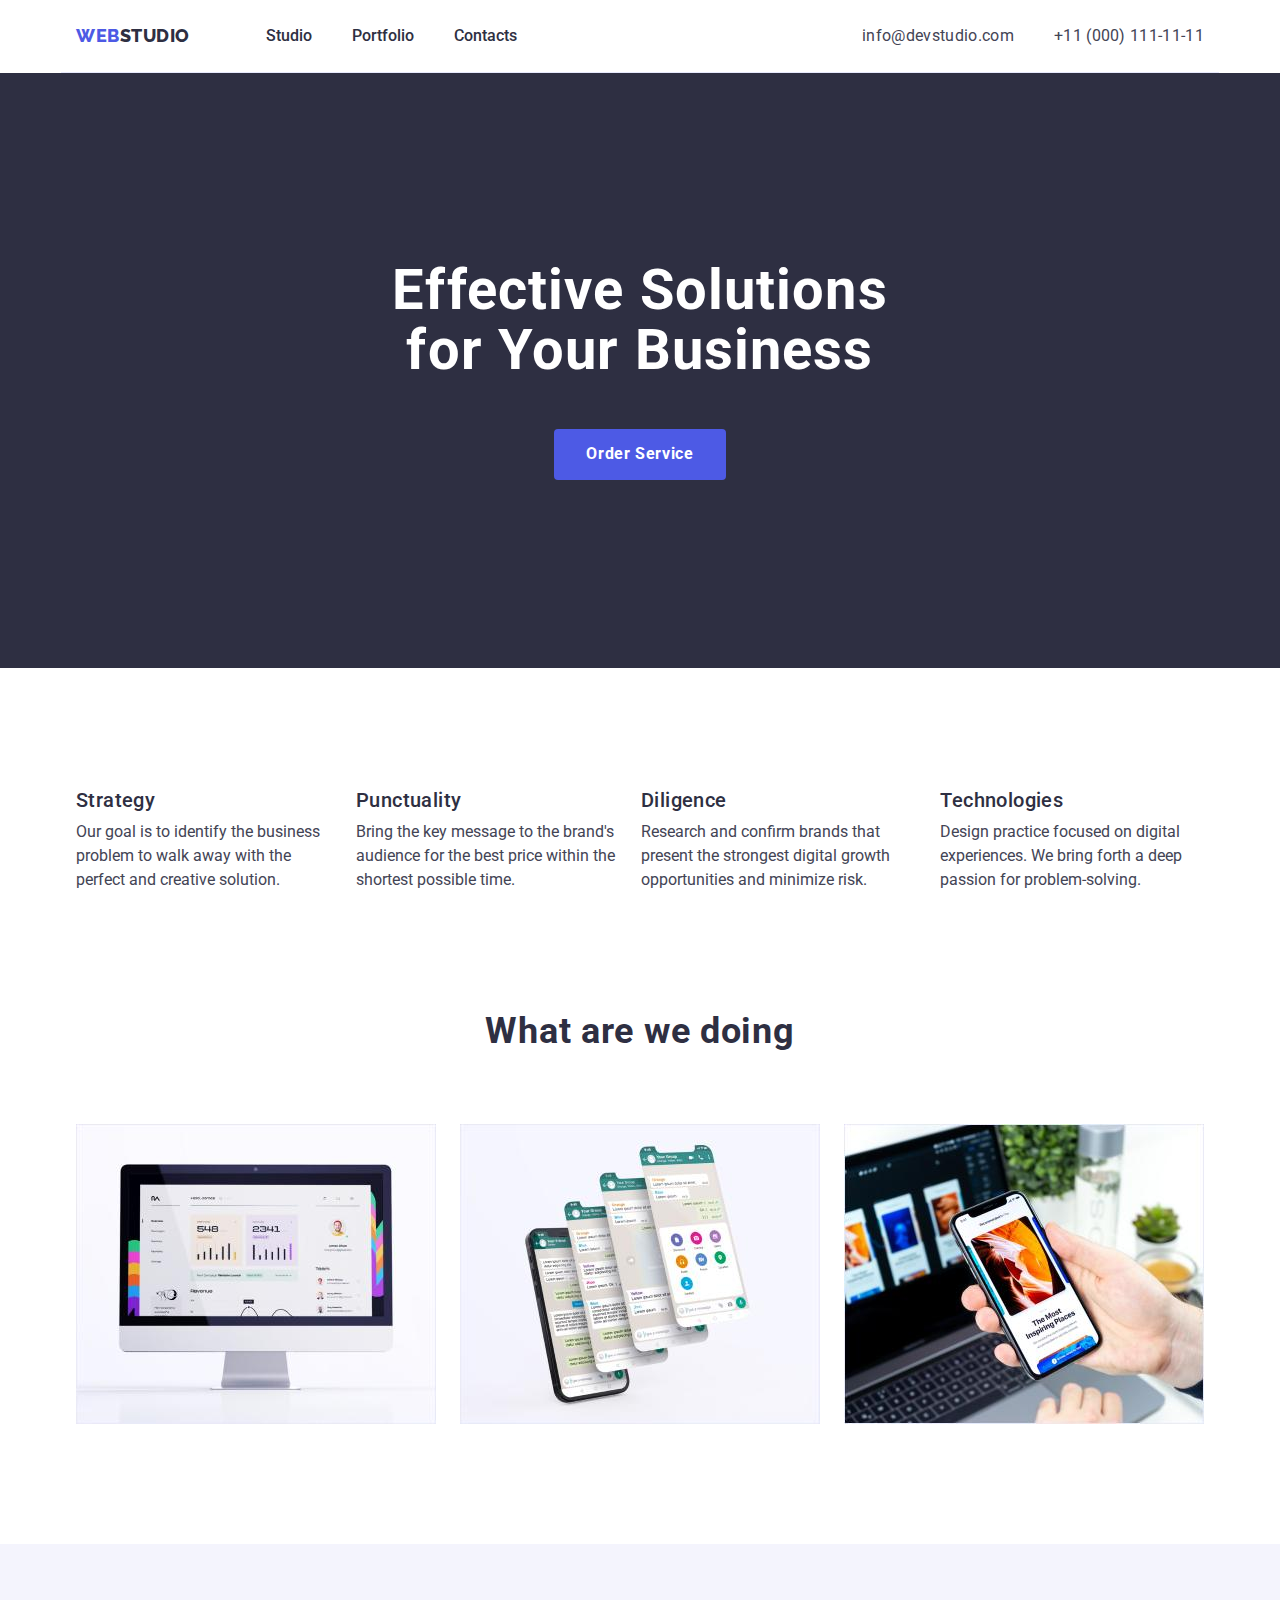
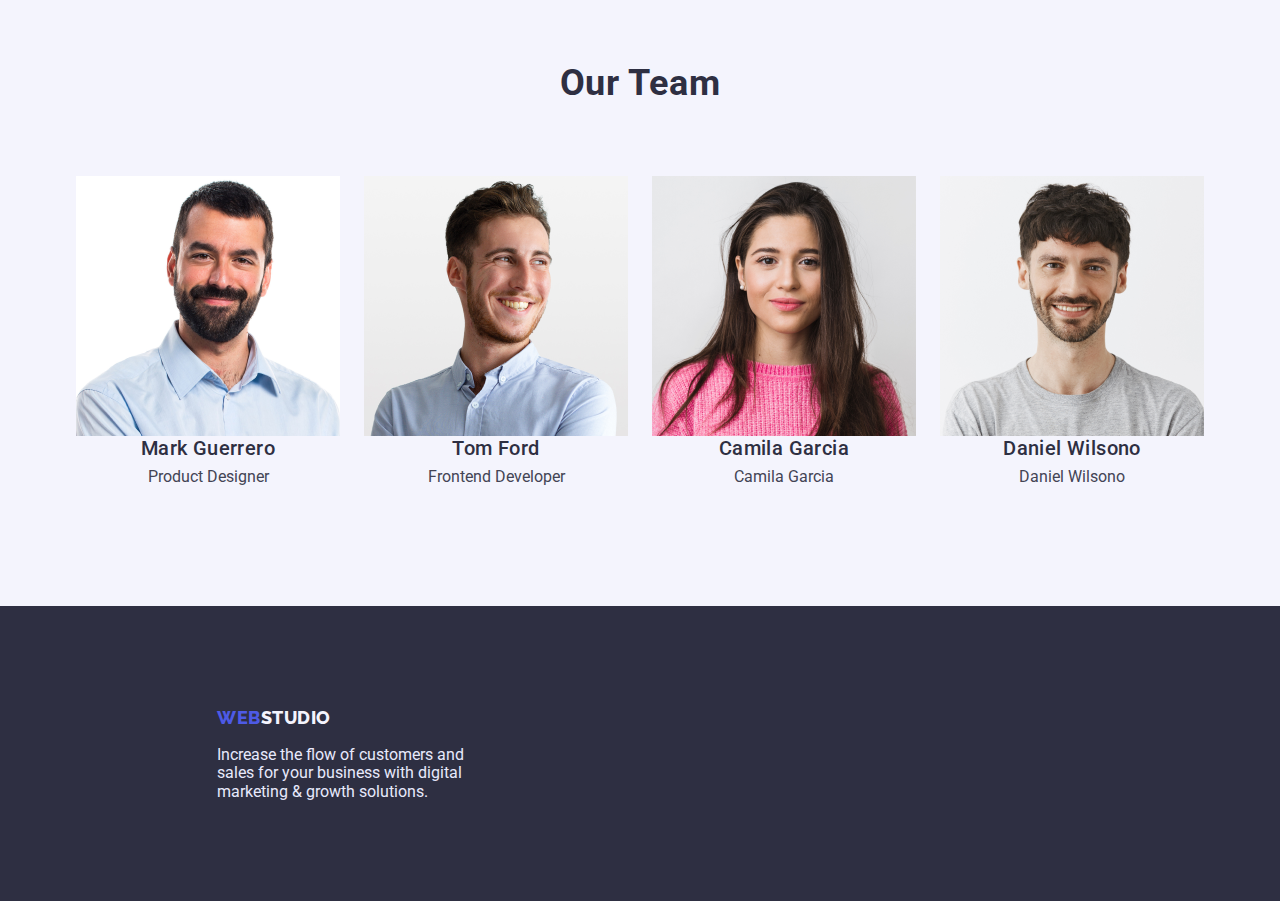
<file: index.html>
<!DOCTYPE html>
<html lang="en">
  <head>
    <meta charset="UTF-8" />

    <title>Main Page</title>
    <link rel="preconnect" href="https://fonts.googleapis.com" />
    <link rel="preconnect" href="https://fonts.gstatic.com" crossorigin />

    <link
      href="https://fonts.googleapis.com/css2?family=Raleway:wght@800&family=Roboto:wght@400;500;700;900&display=swap"
      rel="stylesheet"
    />
    <link
      rel="stylesheet"
      href="https://cdn.jsdelivr.net/npm/modern-normalize@1.1.0/modern-normalize.min.css"
    />
    <link rel="stylesheet" href="./css/styles.css" />
  </head>
  <body>
    <!--HEADER-->
    <header class="header">
      <div class="header-container container">
        <!-- NAVIGATION -->
        <nav class="nav">
          <a class="logo-link" href="./index.html"
            ><span class="web">web</span>studio</a
          >
          <ul class="nav-list">
            <li class="menu"><a class="link" href="./index.html">Studio</a></li>
            <li class="menu">
              <a class="link" href="./potrfolio.html">Portfolio</a>
            </li>
            <li class="menu"><a class="link" href="">Contacts</a></li>
          </ul>
        </nav>
        <!-- CONTACTS -->
        <address class="address">
          <ul class="address-list">
            <li class="menu">
              <a class="link" href="mailto:info@devstudio.com"
                >info@devstudio.com</a
              >
            </li>
            <li class="menu">
              <a class="link" href="tel:+11000111-11-11">+11 (000) 111-11-11</a>
            </li>
          </ul>
        </address>
      </div>
    </header>
    <main>
      <!--HERO SECTION-->
      <section class="hero-section">
        <div class="hero-container container">
          <h1 class="hero-title">Effective Solutions for Your Business</h1>
          <button class="button" type="button">Order Service</button>
        </div>
      </section>
      <!--MAIN PAGE CONTENT-->
      <!-- STRATEGY-SECTION -->
      <section class="strategy-section">
        <div class="strategy-container container">
          <!--Hidden header-->
          <h2 class="secondary-title visually-hidden">
            Strategy. Punctuality. Diligence. Technologies
          </h2>
          <ul class="str-list">
            <li class="menu">
              <h3 class="subtitle">Strategy</h3>
              <p class="text">
                Our goal is to identify the business problem to walk away with
                the perfect and creative solution.
              </p>
            </li>
            <li class="menu">
              <h3 class="subtitle">Punctuality</h3>
              <p class="text">
                Bring the key message to the brand's audience for the best price
                within the shortest possible time.
              </p>
            </li>
            <li class="menu">
              <h3 class="subtitle">Diligence</h3>
              <p class="text">
                Research and confirm brands that present the strongest digital
                growth opportunities and minimize risk.
              </p>
            </li>
            <li class="menu">
              <h3 class="subtitle">Technologies</h3>
              <p class="text">
                Design practice focused on digital experiences. We bring forth a
                deep passion for problem-solving.
              </p>
            </li>
          </ul>
        </div>
      </section>
      <!-- SERVISES SECTION -->
      <section class="services-section">
        <div class="container services-container">
          <h2 class="secondary-title">What are we doing</h2>
          <ul class="list services-list">
            <li class="menu">
              <a href=""
                ><img
                  src="./images/monitor.jpg"
                  alt="Productivity improvement methods."
                  width="360"
                  height="300"
              /></a>
            </li>
            <li class="menu">
              <a href=""
                ><img
                  src="./images/phones.jpg"
                  alt="Teamwork."
                  width="360"
                  height="300"
              /></a>
            </li>
            <li class="menu">
              <a href=""
                ><img
                  src="./images/phone.jpg"
                  alt="Rest."
                  width="360"
                  height="300"
              /></a>
            </li>
          </ul>
        </div>
      </section>
      <!--TEAM-->
      <section class="team-section">
        <div class="container">
          <h2 class="secondary-title">Our Team</h2>
          <ul class="team-list">
            <li class="menu">
              <img
                src="./images/guerrero.png"
                alt="Mark Guerrero. Product Designer"
                width="264"
                height="260"
              />

              <h3 class="subtitle">Mark Guerrero</h3>
              <p>Product Designer</p>
            </li>
            <li class="menu">
              <img
                src="./images/ford.png"
                alt="Tom Ford. Frontend Developer"
                width="264"
                height="260"
              />

              <h3 class="subtitle">Tom Ford</h3>
              <p>Frontend Developer</p>
            </li>
            <li class="menu">
              <img
                src="./images/garcia.png"
                alt="Camila Garcia. Marketing"
                width="264"
                height="260"
              />

              <h3 class="subtitle">Camila Garcia</h3>
              <p>Camila Garcia</p>
            </li>
            <li class="menu">
              <img
                src="./images/wilson.png"
                alt="Daniel Wilson. UI Designer"
                width="264"
                height="260"
              />

              <h3 class="subtitle">Daniel Wilsono</h3>
              <p>Daniel Wilsono</p>
            </li>
          </ul>
        </div>
      </section>
    </main>
    <!--FOOTER-->
    <footer class="footer-section">
      <div class="footer-container container">
        <a class="logo-link" href=""> <span class="web">web</span>studio </a>
        <p class="footer-text">
          Increase the flow of customers and sales for your business with
          digital marketing & growth solutions.
        </p>
      </div>
    </footer>
  </body>
</html>
</file>
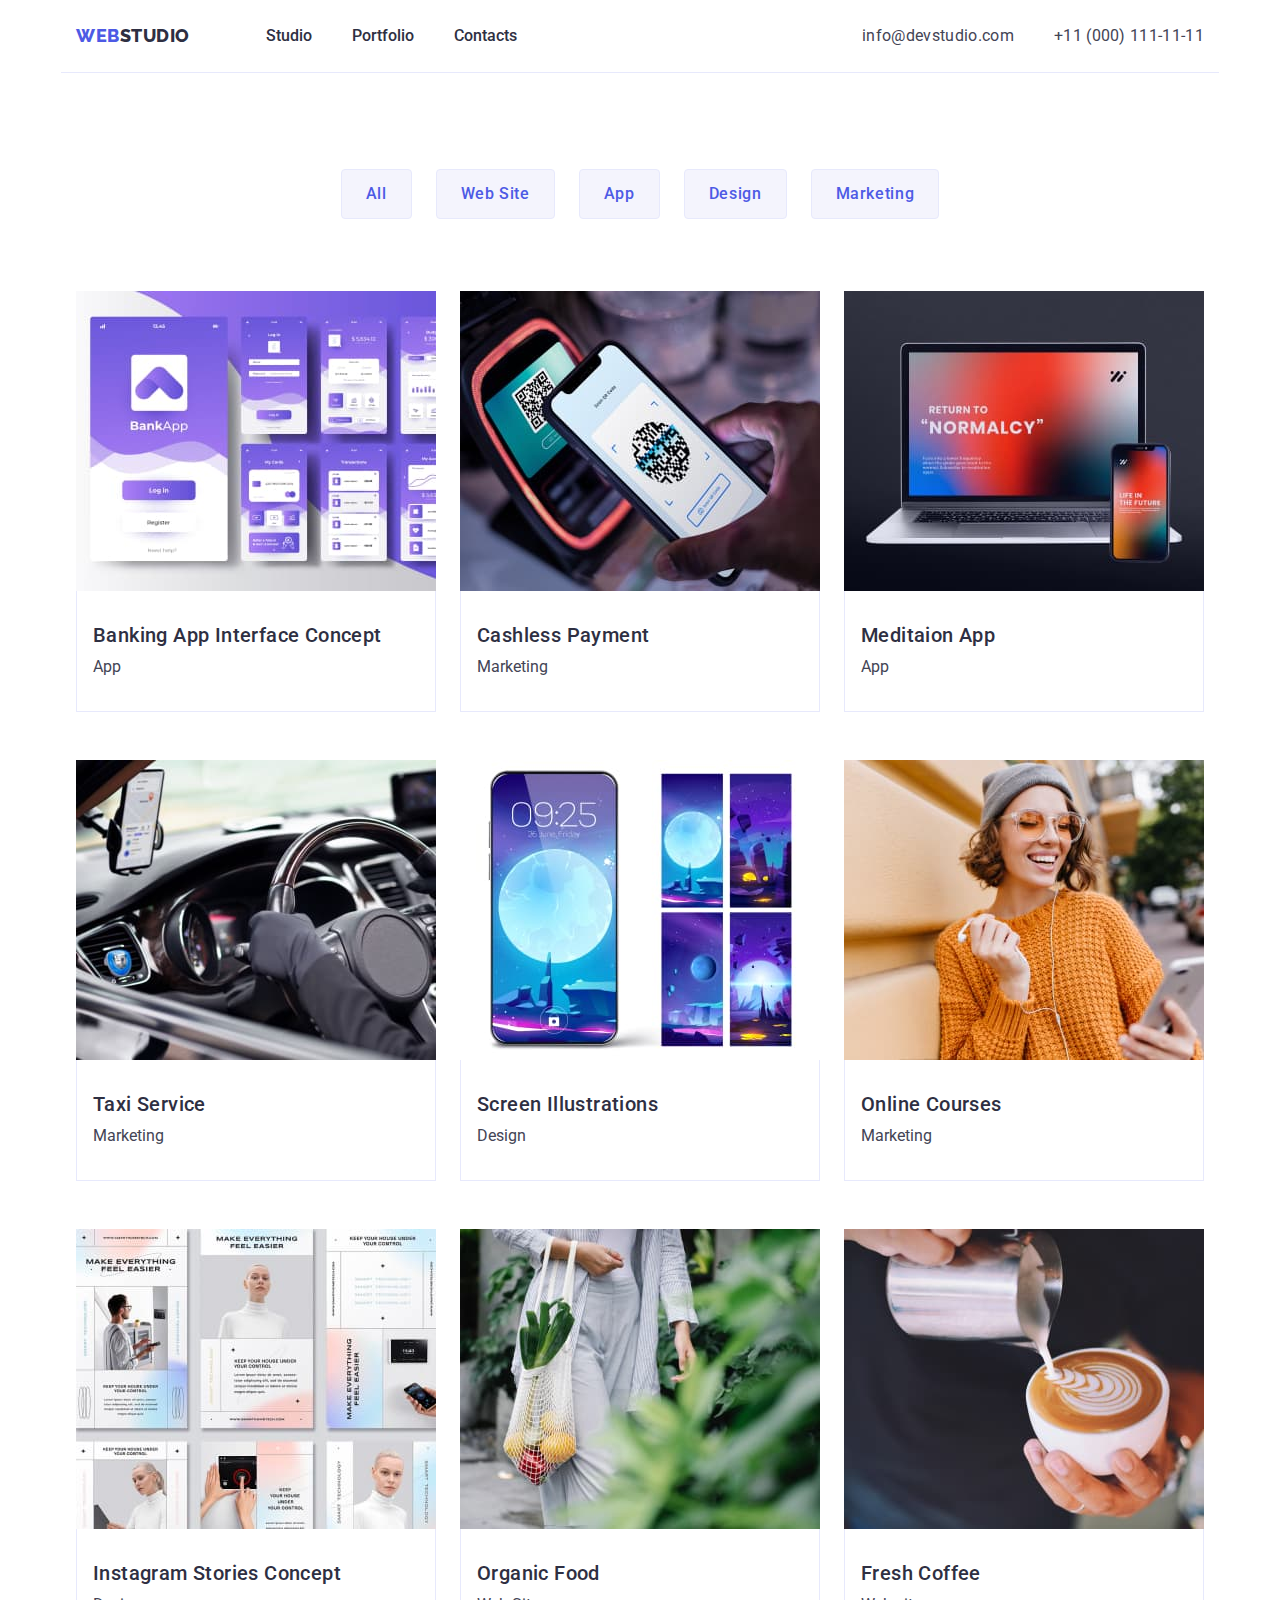
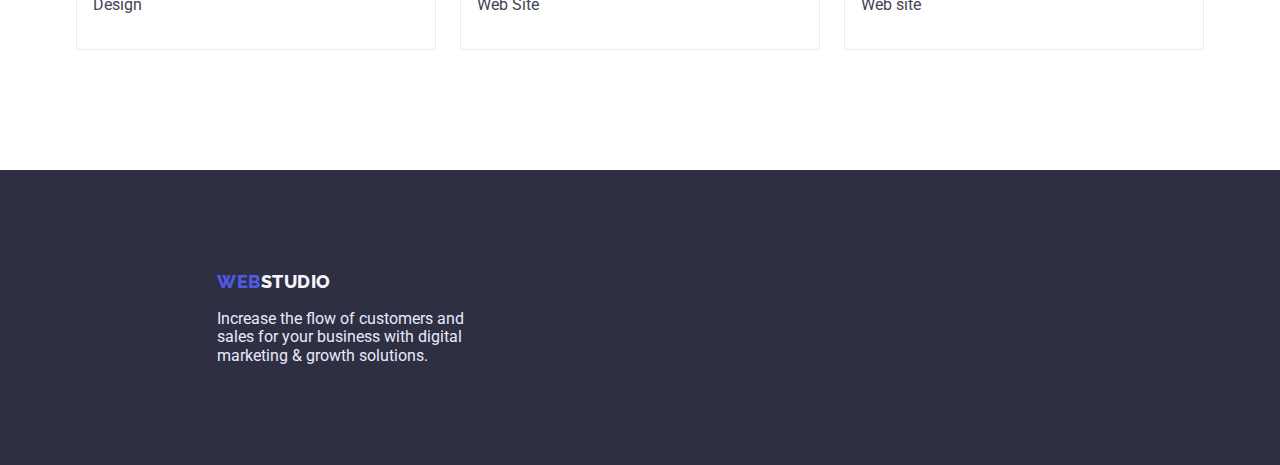
<file: potrfolio.html>
<!DOCTYPE html>
<html lang="en">
  <head>
    <meta charset="UTF-8" />
    <meta http-equiv="X-UA-Compatible" content="IE=edge" />
    <meta name="viewport" content="width=device-width, initial-scale=1.0" />
    <title>Portfolio</title>
    <link rel="preconnect" href="https://fonts.googleapis.com" />
    <link rel="preconnect" href="https://fonts.gstatic.com" crossorigin />
    <link
      href="https://fonts.googleapis.com/css2?family=Open+Sans:wght@400;500;700&family=Raleway:wght@900&family=Roboto:wght@400;500;700;900&display=swap"
      rel="stylesheet"
    />
    <link
      rel="stylesheet"
      href="https://cdn.jsdelivr.net/npm/modern-normalize@1.1.0/modern-normalize.min.css"
    />
    <link rel="stylesheet" href="./css/styles.css" />
  </head>
  <body>
    <!--HEADER-->
    <header>
      <div class="header-container container">
        <!-- NAVIGATION -->
        <nav class="nav">
          <a class="logo-link" href="./index.html"
            ><span class="web">web</span>studio</a
          >
          <ul class="nav-list">
            <li class="menu"><a class="link" href="./index.html">Studio</a></li>
            <li class="menu">
              <a class="link" href="./potrfolio.html">Portfolio</a>
            </li>
            <li class="menu"><a class="link" href="">Contacts</a></li>
          </ul>
        </nav>
        <!-- CONTACTS -->
        <address class="address">
          <ul class="address-list">
            <li class="menu">
              <a class="link" href="mailto:info@devstudio.com"
                >info@devstudio.com</a
              >
            </li>
            <li class="menu">
              <a class="link" href="tel:+11000111-11-11">+11 (000) 111-11-11</a>
            </li>
          </ul>
        </address>
      </div>
    </header>
    <main>
      <section>
        <div class="container">
          <!-- hidden title -->
          <h1 class="hero-title visually-hidden">Portfolio</h1>
          <!-- hidden title -->

          <!-- FILTER -->
          <ul class="filter-list">
            <li class="menu">
              <button class="button" type="button">All</button>
            </li>
            <li class="menu">
              <button class="button" type="button">Web Site</button>
            </li>
            <li class="menu">
              <button class="button" type="button">App</button>
            </li>
            <li class="menu">
              <button class="button" type="button">Design</button>
            </li>
            <li class="menu">
              <button class="button" type="button">Marketing</button>
            </li>
          </ul>
          <!-- INFORMATION -->
          <ul class="information-list">
            <li class="menu">
              <div class="card-thumb">
                <a class="link" href="">
                  <img
                    src="./images/interface.jpg"
                    alt="Banking App Interface Concept"
                    width="360"
                    height="300"
                  />

                  <div class="card-content">
                    <h2 class="subtitle">Banking App Interface Concept</h2>
                    <p class="text">App</p>
                  </div></a
                >
              </div>
            </li>
            <li class="menu">
              <div class="card-thumb">
                <a class="link" href="">
                  <img
                    src="./images/cashless-payment.jpg"
                    alt="Cashless Payment"
                    width="360"
                    height="300"
                  />

                  <div class="card-content">
                    <h2 class="subtitle">Cashless Payment</h2>
                    <p class="text">Marketing</p>
                  </div></a
                >
              </div>
            </li>
            <li class="menu">
              <div class="card-thumb">
                <a class="link" href="">
                  <img
                    src="./images/meditaion-app.jpg"
                    alt="Meditaion App"
                    width="360"
                    height="300"
                  />

                  <div class="card-content">
                    <h2 class="subtitle">Meditaion App</h2>
                    <p class="text">App</p>
                  </div></a
                >
              </div>
            </li>
            <li class="menu">
              <div class="card-thumb">
                <a class="link" href="">
                  <img
                    src="./images/taxi-tervice.jpg"
                    alt="Taxi Service"
                    width="360"
                    height="300"
                  />

                  <div class="card-content">
                    <h2 class="subtitle">Taxi Service</h2>
                    <p class="text">Marketing</p>
                  </div></a
                >
              </div>
            </li>
            <li class="menu">
              <div class="card-thumb">
                <a class="link" href="">
                  <img
                    src="./images/screen-illustrations.jpg"
                    alt="Screen Illustrations"
                    width="360"
                    height="300"
                  />

                  <div class="card-content">
                    <h2 class="subtitle">Screen Illustrations</h2>
                    <p class="text">Design</p>
                  </div></a
                >
              </div>
            </li>
            <li class="menu">
              <div class="card-thumb">
                <a class="link" href="">
                  <img
                    src="./images/online-courses.jpg"
                    alt="Online Courses"
                    width="360"
                    height="300"
                  />

                  <div class="card-content">
                    <h2 class="subtitle">Online Courses</h2>
                    <p class="text">Marketing</p>
                  </div></a
                >
              </div>
            </li>
            <li class="menu">
              <div class="card-thumb">
                <a class="link" href="">
                  <img
                    src="./images/inst-stories-concept.jpg"
                    alt="Instagram Stories Concept"
                    width="360"
                    height="300"
                  />

                  <div class="card-content">
                    <h2 class="subtitle">Instagram Stories Concept</h2>
                    <p class="text">Design</p>
                  </div></a
                >
              </div>
            </li>
            <li class="menu">
              <div class="card-thumb">
                <a class="link" href="">
                  <img
                    src="./images/organic-food.jpg"
                    alt="Organic Food"
                    width="360"
                    height="300"
                  />

                  <div class="card-content">
                    <h2 class="subtitle">Organic Food</h2>
                    <p class="text">Web Site</p>
                  </div></a
                >
              </div>
            </li>
            <li class="menu">
              <div class="card-thumb">
                <a class="link" href="">
                  <img
                    src="./images/fresh-coffee.jpg"
                    alt="Fresh Coffee"
                    width="360"
                    height="300"
                  />

                  <div class="card-content">
                    <h2 class="subtitle">Fresh Coffee</h2>
                    <p class="text">Web site</p>
                  </div></a
                >
              </div>
            </li>
          </ul>
        </div>
      </section>
    </main>
    <!-- FOOTER -->
    <footer class="footer-section">
      <div class="footer-container container">
        <a class="logo-link" href=""> <span class="web">web</span>studio </a>
        <p class="footer-text">
          Increase the flow of customers and sales for your business with
          digital marketing & growth solutions.
        </p>
      </div>
    </footer>
  </body>
</html>
</file>
<file: css/styles.css>
/* ==========VARIABLES */
:root {
--primary-color: #2E2F42;
--main-text-color: #434455;
--logo-btn-color: #4D5AE5;
--main-inverse-color: #FFFFFF;
--secondary-inverse-color: #E7E9FC;
--accent-color: #404BBF;
--logo-inverse-color: #F4F4FD;
--secondary-bg-color: #F4F4FD;
}

.menu {
    list-style: none
}

.link {
    text-decoration: none;
}

h1, 
h2, 
h3, 
h4, 
p {
    margin-top: 0;
    margin-bottom: 0;
    margin-left: 0;
}

ul, 
ol {
    margin-top: 0;
    margin-bottom: 0;
    padding-left: 0;
}

img {
    display: block;
    max-width: 100%;
}

body {
    background-color: #FFFFFF;
    color: var(--main-text-color);   
    font-family: Roboto, sans-serif;       
}

.container {    
    margin-left: auto;
    margin-right: auto;
    padding-left: 15px;
    padding-right: 15px;
    width: 1158px;
}
.hero-title, .secondary-title, .subtitle  {
    color: var(--primary-color);  
}

.subtitle {
    margin-bottom: 8px;

    font-weight: 500;
    font-size: 20px;
    line-height: 1.2;
    text-align: left;
    letter-spacing: 0.02em;
}

.button {
    font-family: inherit;
    letter-spacing: 0.04em
}

.visually-hidden {
    position: absolute;
    width: 1px;
    height: 1px;
    margin: -1px;
    border: 0;
    padding: 0;
    
    white-space: nowrap;
    clip-path: inset(100%);
    clip: rect(0 0 0 0);
    overflow: hidden;
}

/* ==========HEADER== */

.header-container {
    display: flex;
    align-items: center;
    justify-content: space-between;
    padding-top: 24px;
    padding-bottom: 24px;
    border-bottom: 1px solid var(--secondary-inverse-color);
}

/* ==========NAVIGATION */

.nav {
    display: flex;
    align-items: center;
}

.logo-link {
    margin-right: 76px;

    color: var(--primary-color);
    font-family: Raleway, sans-serif;
    text-transform: uppercase;
    text-decoration: none;       
    font-weight: 800;
    font-size: 18px;
    line-height: 1.33;
    letter-spacing: 0.03em;
}

.web {
    color: var(--logo-btn-color);
}

.nav-list {
    display: flex;
    align-items: center;
}

.nav-list .menu:not(:last-child) {
    margin-right: 40px;

}

.nav-list .link {
    color: var(--primary-color);
    font-weight: 500;
    font-size: 16px;
    line-height: 1.5;      
}

.nav-list .link:hover,
.nav-list .link:focus,
.address-list .link:hover,
.address-list .link:focus {
    color: var(--accent-color);
}

/* ==========CONTACTS */

.address-list {
    display: flex;
    align-items: center;
}

.address-list .menu:not(:first-child) {
    margin-left: 40px;
}

.address .link{     
    color: var(--main-text-color);
    font-style: normal;
    font-size: 16px; 
    line-height: 1.5;       
    letter-spacing: 0.02em;
}

/* ==========HERO SECTION */

.hero-section {
    background-color: var(--primary-color);
    text-align: center;
}

.hero-container  {
    padding: 188px 315px;  
   
}

.hero-title {
    margin-bottom: 48px;

    color: var(--main-inverse-color);          
    font-weight: 700;
    font-size: 56px;
    line-height: 1.07;    
    letter-spacing: 0.02em;  
}

.hero-section .button {   
    padding: 16px 32px;

    color: var(--main-inverse-color);
    background-color: var(--logo-btn-color);
    cursor: pointer;
    font-weight: 700;
    font-size: 16px;
    line-height: 1.18;
    border: transparent;
    border-radius: 4px;
}
.hero-section .button:hover,
.hero-section .button:focus {
    background-color: var(--accent-color);
}

/* ==========STRATEGY-SECTION */

.strategy-container .str-list {
    display: flex;  
    padding-top: 120px;   
}

.str-list .menu:not(:first-child) {
    margin-left: 24px;
}


.text {
    color: var(--main-text-color);    
    font-weight: 400;
    font-size: 16px;
    line-height: 1.5;        
  }

/* ==========SERVICES SECTION */

.services-section,
.team-section {
    padding-top: 120px;
    padding-bottom: 120px;
}

.services-container .list {
    display: flex;
}

.services-list .menu:not(:first-child) {
margin-left: 24px;
}

.secondary-title {
    margin-bottom: 72px;

    font-weight: 700;
    font-size: 36px;
    line-height: 1.11;      
    text-align: center;
    letter-spacing: 0.02em;
}

/* ==========TEAM SECTION */

.team-section {
    background-color: var(--secondary-bg-color);
}

.team-list {
    display: flex;
}

.team-list .menu:not(:first-child) {
    margin-left: 24px;
}

.team-list h3, 
.team-list p {
    text-align: center;
}

/* ==========FOOTER */

.footer-section {
    color: var(--secondary-inverse-color);
    background-color: var(--primary-color);
}

.footer-container {
    display: flex;
    flex-direction: column;
    padding-top: 100px;
    padding-bottom: 100px;
    padding-left: 156px;
 }

.footer-text {
    width: 264px;
}

.footer-section .logo-link {
    color: var(--logo-inverse-color);
    margin-bottom: 16px;   
}
  
/* ==========PORTFOLIO */

.filter-list {
    display: flex;
    justify-content: center;
    padding-top: 96px;
    padding-bottom: 72px;
}

.filter-list .menu:not(:last-child) {
    margin-right: 24px;
}

.filter-list .button {
    padding: 12px 24px;
    color: var(--logo-btn-color);
    background-color: var(--secondary-bg-color);
    border: 1px solid var(--secondary-inverse-color);
    border-radius: 4px;
    cursor: pointer;           
    font-weight: 500;
    font-size: 16px;
    line-height: 1.5;  
    
}

.filter-list .button:hover,
.filter-list .button:focus {
    color: var(--main-inverse-color);
    background-color: var(--accent-color);
   
}

.information-list {
    display: flex;
    flex-wrap: wrap;
    margin-bottom: 120px;  
    margin-top: -48px;
    margin-left: -24px;
}

.card-thumb {
   
    margin-top: 48px;
    margin-left: 24px;
}

.information .link {
    color: var(--primary-color);
}

.card-content {
    padding: 32px 16px;
    border-right: 1px solid var(--secondary-inverse-color);
    border-bottom: 1px solid var(--secondary-inverse-color);;
    border-left: 1px solid var(--secondary-inverse-color);;
}
</file>
